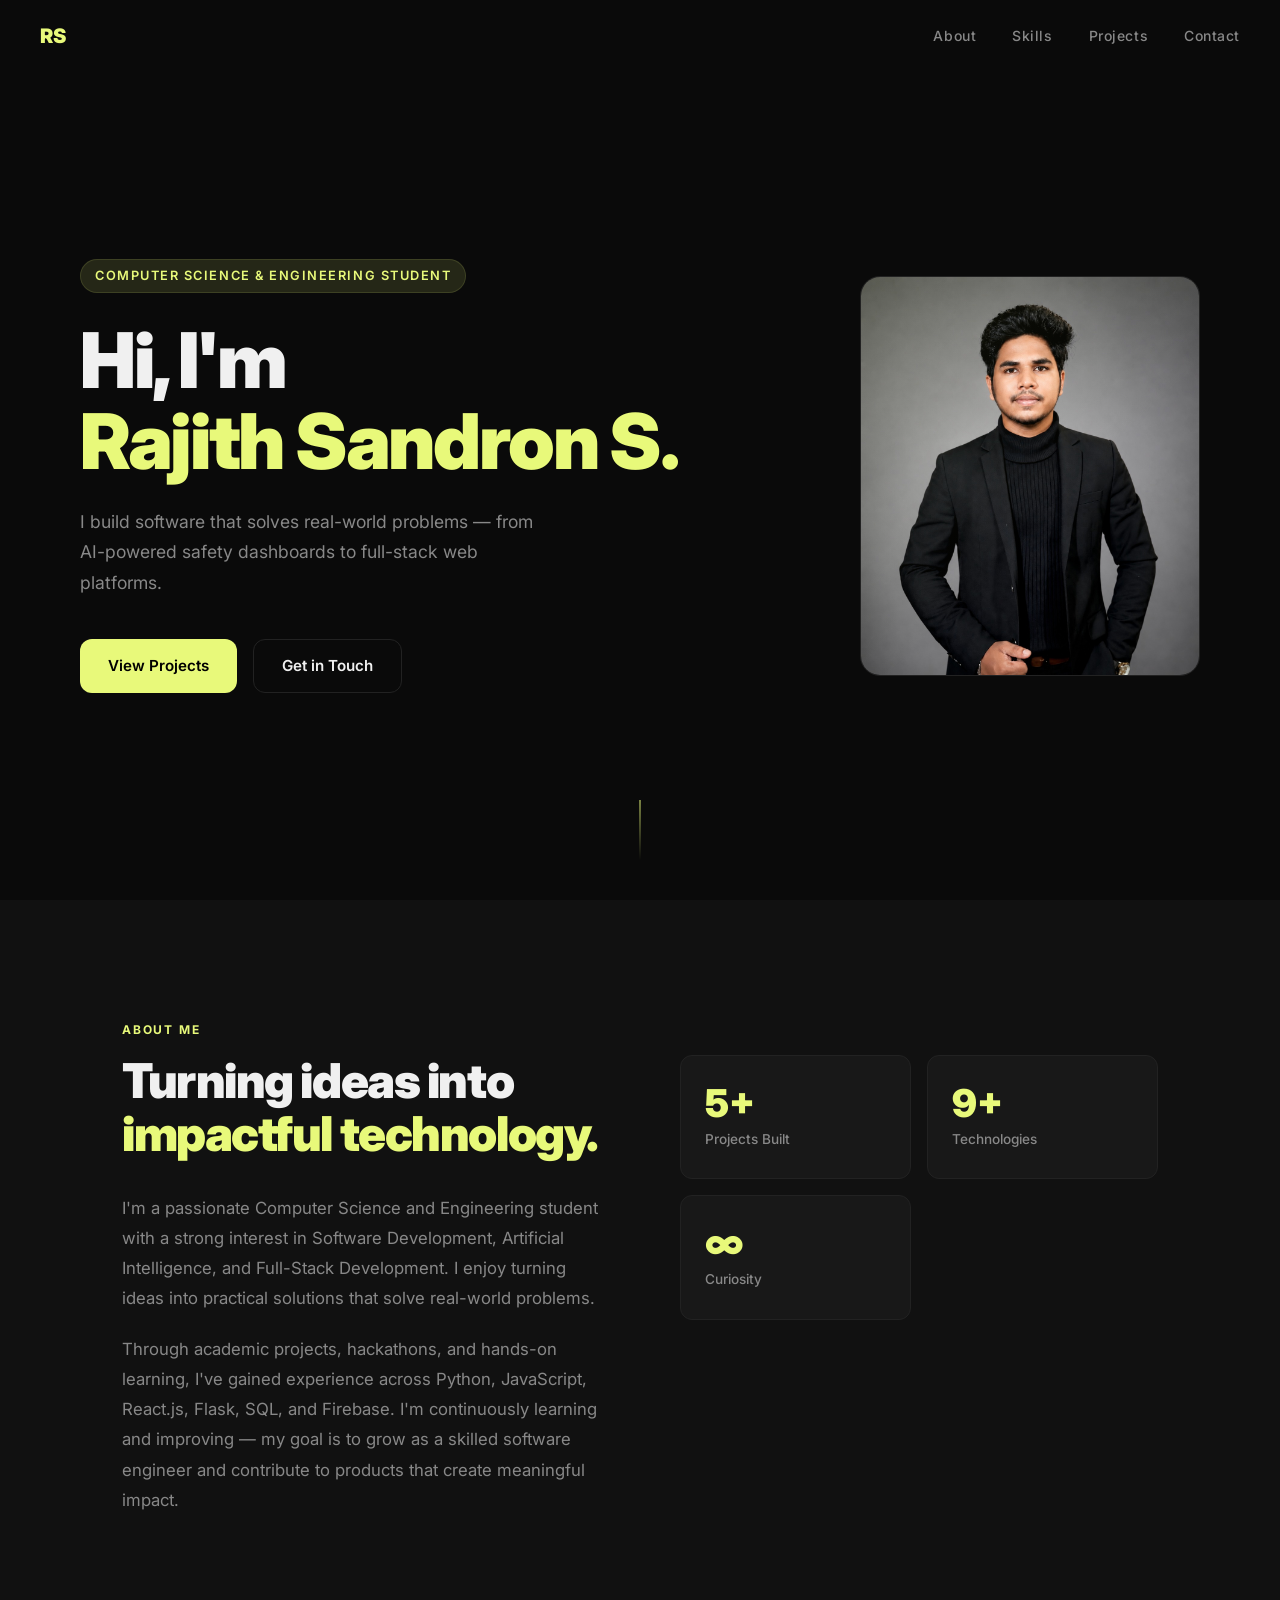
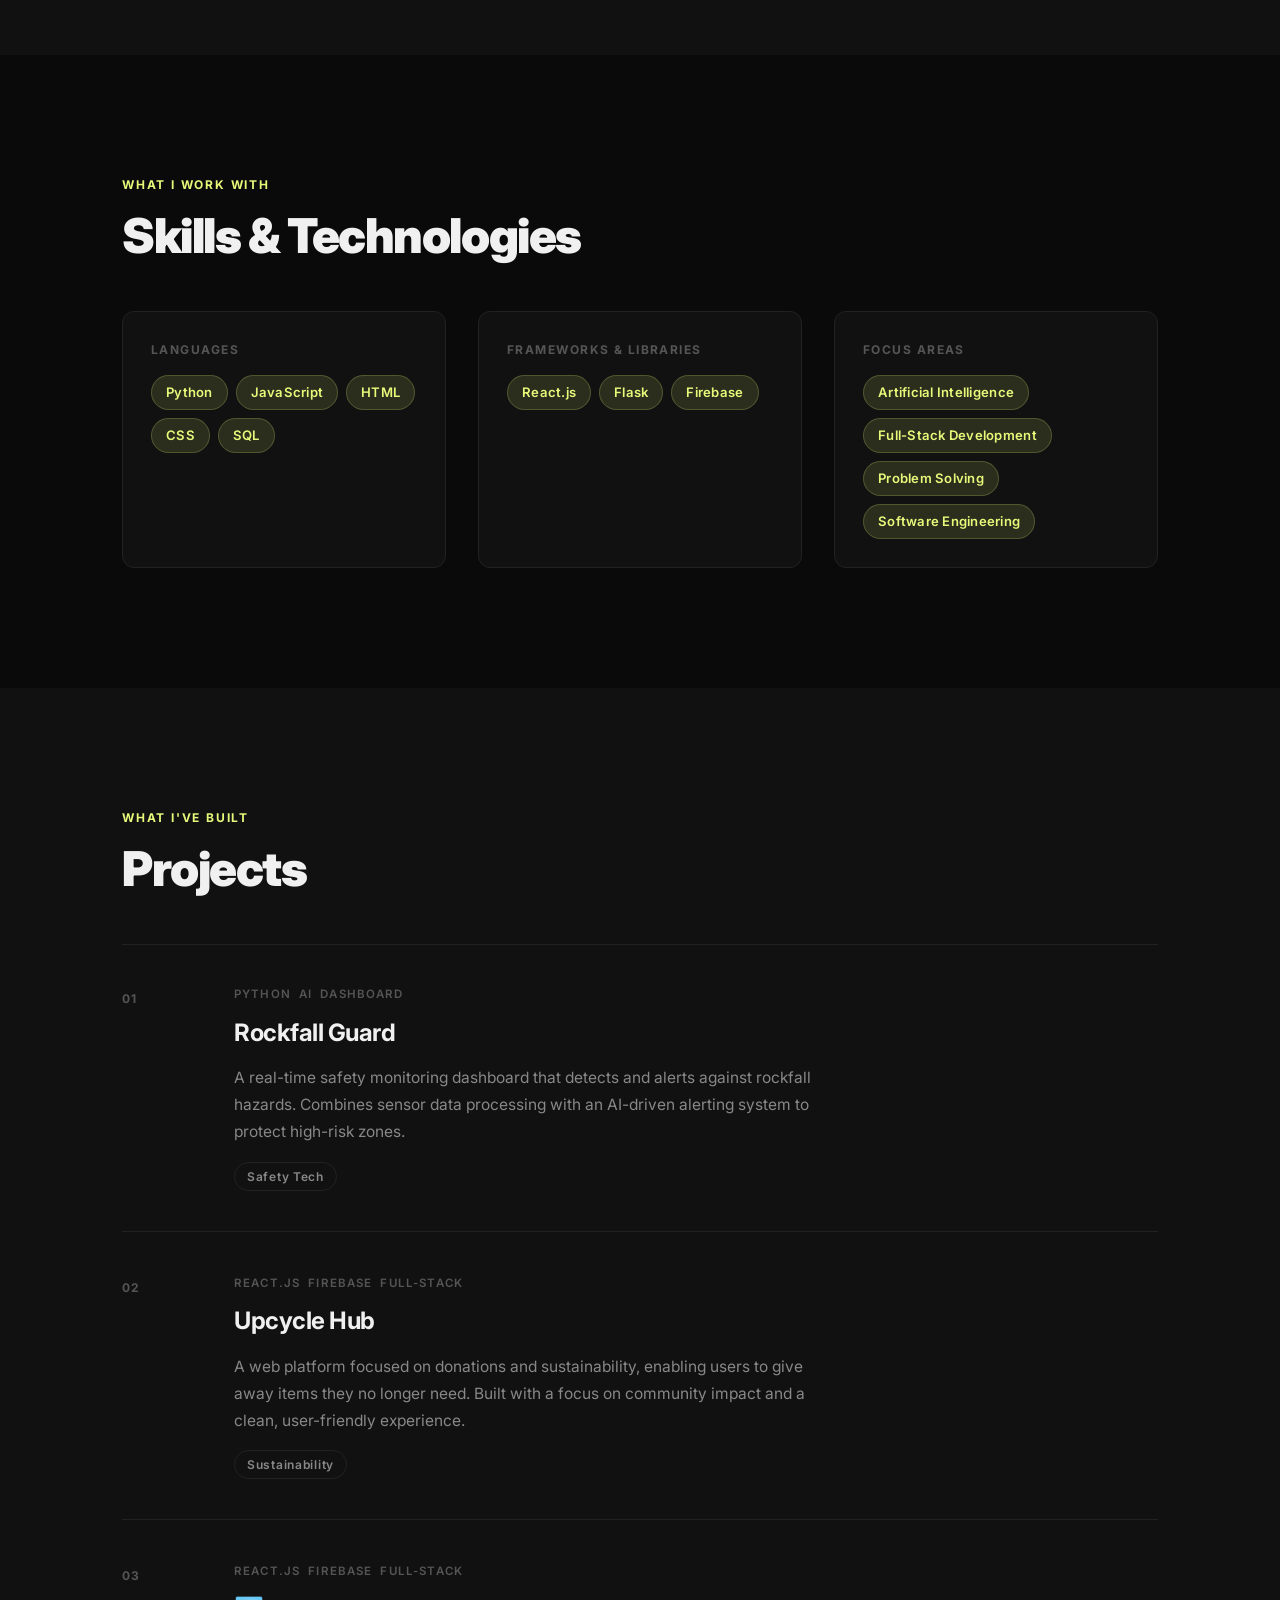
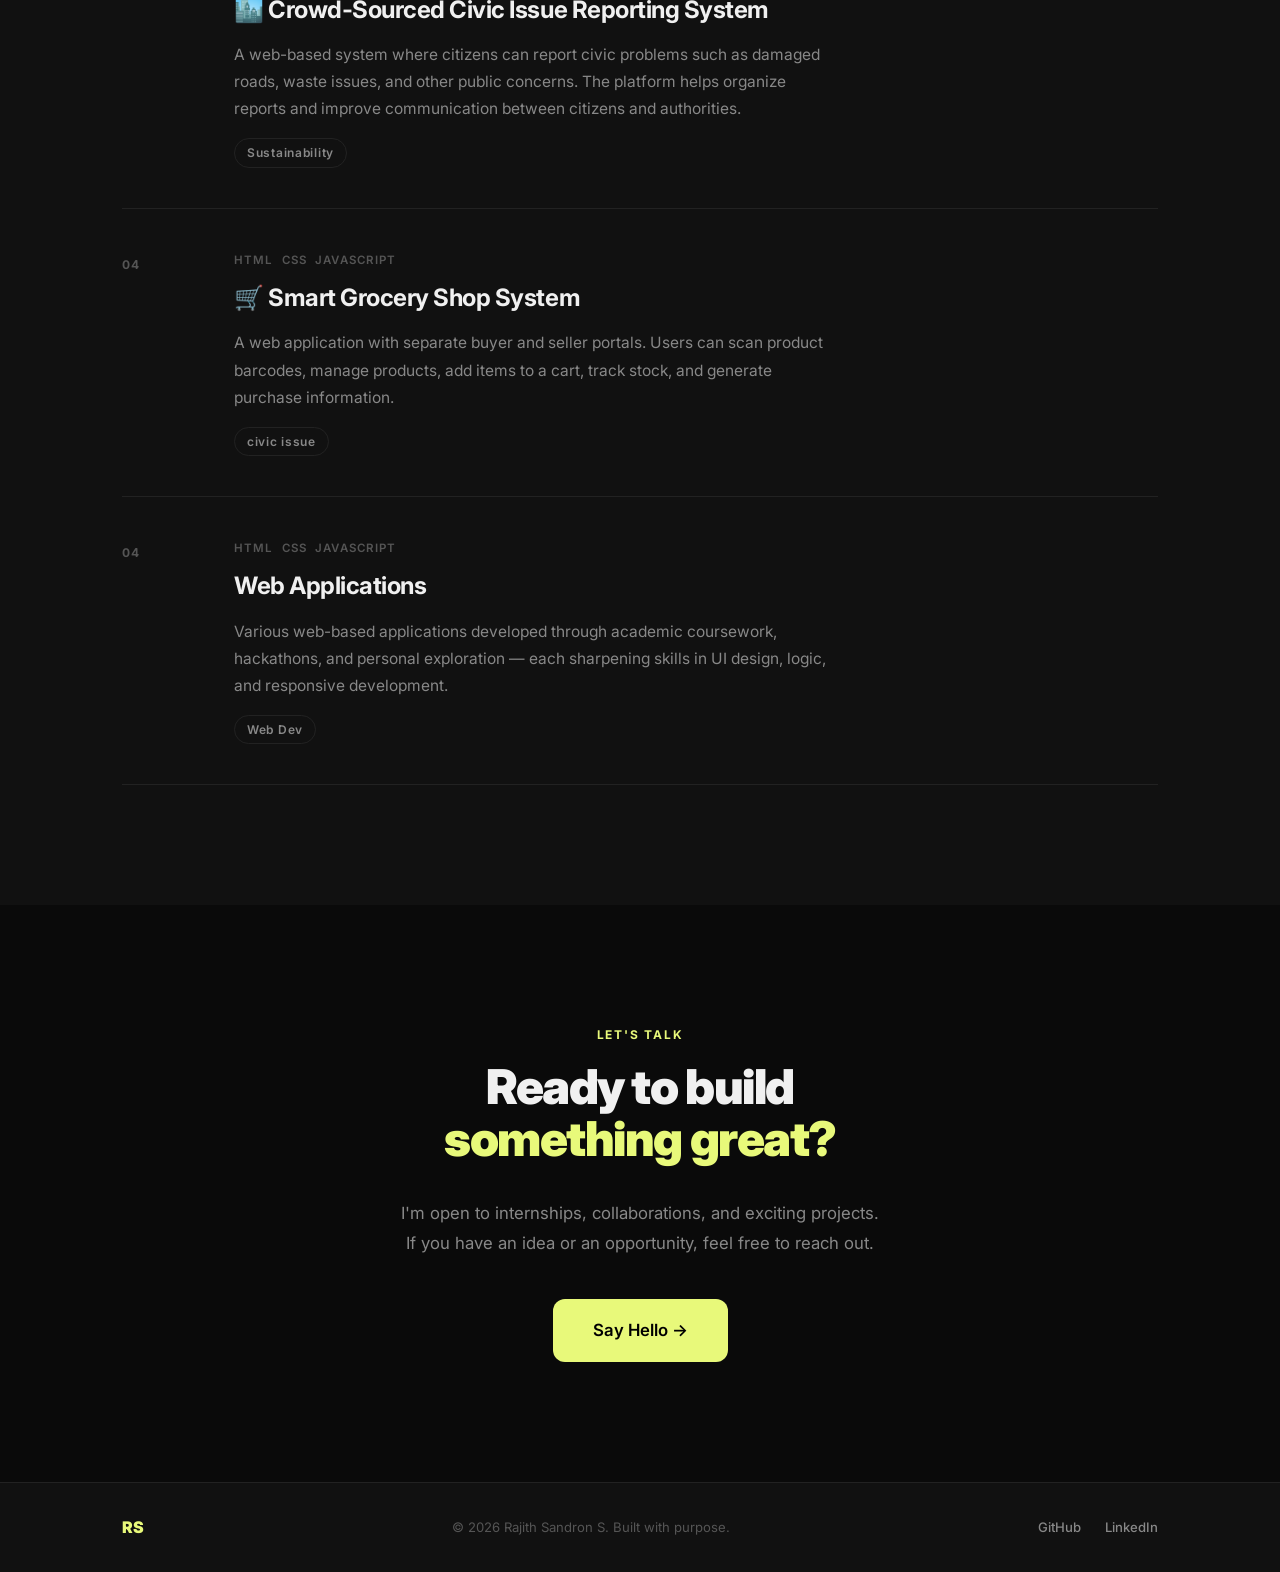
<file: index.html>
<!DOCTYPE html>
<html lang="en">
<head>
    <meta charset="UTF-8">
    <meta name="viewport" content="width=device-width, initial-scale=1.0">
    <title>Rajith Sandron S — Software Engineer</title>
    <link rel="stylesheet" href="style.css">
    <link rel="preconnect" href="https://fonts.googleapis.com">
    <link rel="preconnect" href="https://fonts.gstatic.com" crossorigin>
    <link href="https://fonts.googleapis.com/css2?family=Inter:wght@300;400;500;600;700;900&display=swap" rel="stylesheet">
</head>
<body>

    <!-- ── NAVIGATION ── -->
    <nav id="navbar">
        <a href="#home" class="nav-logo">RS</a>
        <ul class="nav-links">
            <li><a href="#about">About</a></li>
            <li><a href="#skills">Skills</a></li>
            <li><a href="#projects">Projects</a></li>
            <li><a href="#contact">Contact</a></li>
        </ul>
        <button class="menu-toggle" aria-label="Toggle menu" aria-expanded="false">
            <span></span><span></span><span></span>
        </button>
    </nav>

    <!-- ── HERO ── -->
    <section id="home" class="hero">
        <div class="hero-content">
            <span class="hero-tag reveal">Computer Science &amp; Engineering Student</span>
            <h1 class="hero-title reveal">
                Hi, I'm<br>
                <span class="accent">Rajith Sandron S.</span>
            </h1>
            <p class="hero-sub reveal">
                I build software that solves real-world problems —
                from AI-powered safety dashboards to full-stack web platforms.
            </p>
            <div class="hero-actions reveal">
                <a href="#projects" class="btn btn-primary">View Projects</a>
                <a href="#contact" class="btn btn-outline">Get in Touch</a>
            </div>
        </div>
        <div class="hero-image reveal">
            <div class="photo-frame">
                <img src="image/profile.jpeg.jpeg" alt="Rajith Sandron S">
            </div>
        </div>
        <a href="#about" class="scroll-hint" aria-label="Scroll down">
            <span class="scroll-line"></span>
        </a>
    </section>

    <!-- ── ABOUT ── -->
    <section id="about" class="section about">
        <div class="container">
            <div class="section-label reveal">About Me</div>
            <div class="about-grid">
                <div class="about-text">
                    <h2 class="section-title reveal">
                        Turning ideas into<br><span class="accent">impactful technology.</span>
                    </h2>
                    <p class="reveal">
                        I'm a passionate Computer Science and Engineering student with a strong interest in
                        Software Development, Artificial Intelligence, and Full-Stack Development.
                        I enjoy turning ideas into practical solutions that solve real-world problems.
                    </p>
                    <p class="reveal">
                        Through academic projects, hackathons, and hands-on learning, I've gained experience
                        across Python, JavaScript, React.js, Flask, SQL, and Firebase. I'm continuously
                        learning and improving — my goal is to grow as a skilled software engineer and
                        contribute to products that create meaningful impact.
                    </p>
                </div>
                <div class="about-stats reveal">
                    <div class="stat-card">
                        <span class="stat-num">5+</span>
                        <span class="stat-label">Projects Built</span>
                    </div>
                    <div class="stat-card">
                        <span class="stat-num">9+</span>
                        <span class="stat-label">Technologies</span>
                    </div>
                    <div class="stat-card">
                        <span class="stat-num">∞</span>
                        <span class="stat-label">Curiosity</span>
                    </div>
                </div>
            </div>
        </div>
    </section>

    <!-- ── SKILLS ── -->
    <section id="skills" class="section skills">
        <div class="container">
            <div class="section-label reveal">What I Work With</div>
            <h2 class="section-title reveal">Skills &amp; Technologies</h2>
            <div class="skills-grid reveal">
                <div class="skill-group">
                    <h3>Languages</h3>
                    <div class="skill-tags">
                        <span class="tag">Python</span>
                        <span class="tag">JavaScript</span>
                        <span class="tag">HTML</span>
                        <span class="tag">CSS</span>
                        <span class="tag">SQL</span>
                    </div>
                </div>
                <div class="skill-group">
                    <h3>Frameworks &amp; Libraries</h3>
                    <div class="skill-tags">
                        <span class="tag">React.js</span>
                        <span class="tag">Flask</span>
                        <span class="tag">Firebase</span>
                    </div>
                </div>
                <div class="skill-group">
                    <h3>Focus Areas</h3>
                    <div class="skill-tags">
                        <span class="tag">Artificial Intelligence</span>
                        <span class="tag">Full-Stack Development</span>
                        <span class="tag">Problem Solving</span>
                        <span class="tag">Software Engineering</span>
                    </div>
                </div>
            </div>
        </div>
    </section>

    <!-- ── PROJECTS ── -->
    <section id="projects" class="section projects">
        <div class="container">
            <div class="section-label reveal">What I've Built</div>
            <h2 class="section-title reveal">Projects</h2>
            <div class="projects-grid">

                <article class="project-card reveal">
                    <div class="project-number">01</div>
                    <div class="project-content">
                        <div class="project-tags">
                            <span>Python</span><span>AI</span><span>Dashboard</span>
                        </div>
                        <h3>Rockfall Guard</h3>
                        <p>
                            A real-time safety monitoring dashboard that detects and alerts against
                            rockfall hazards. Combines sensor data processing with an AI-driven
                            alerting system to protect high-risk zones.
                        </p>
                        <div class="project-footer">
                            <span class="project-badge">Safety Tech</span>
                        </div>
                    </div>
                </article>

                <article class="project-card reveal">
                    <div class="project-number">02</div>
                    <div class="project-content">
                        <div class="project-tags">
                            <span>React.js</span><span>Firebase</span><span>Full-Stack</span>
                        </div>
                        <h3>Upcycle Hub</h3>
                        <p>
                            A web platform focused on donations and sustainability, enabling users to
                            give away items they no longer need. Built with a focus on community
                            impact and a clean, user-friendly experience.
                        </p>
                        <div class="project-footer">
                            <span class="project-badge">Sustainability</span>
                        </div>
                    </div>
                </article>

            
                <article class="project-card reveal">
                    <div class="project-number">03</div>
                    <div class="project-content">
                        <div class="project-tags">
                            <span>React.js</span><span>Firebase</span><span>Full-Stack</span>
                        </div>
                        <h3>🏙️ Crowd-Sourced Civic Issue Reporting System</h3>
                        <p>
                            A web-based system where citizens can report civic problems such as damaged roads, waste issues, and other public concerns. The platform helps organize reports and improve communication between citizens and authorities.
                        </p>
                        <div class="project-footer">
                            <span class="project-badge">Sustainability</span>
                        </div>
                    </div>
                </article>

                 <article class="project-card reveal">
                    <div class="project-number">04</div>
                    <div class="project-content">
                        <div class="project-tags">
                            <span>HTML</span><span>CSS</span><span>JavaScript</span>
                        </div>
                        <h3>🛒 Smart Grocery Shop System</h3>
                        <p>
                            A web application with separate buyer and seller portals. Users can scan product barcodes, manage products, add items to a cart, track stock, and generate purchase information.
                        </p>
                        <div class="project-footer">
                            <span class="project-badge">civic issue</span>
                        </div>
                    </div>
                </article>

                <article class="project-card reveal">
                    <div class="project-number">04</div>
                    <div class="project-content">
                        <div class="project-tags">
                            <span>HTML</span><span>CSS</span><span>JavaScript</span>
                        </div>
                        <h3>Web Applications</h3>
                        <p>
                            Various web-based applications developed through academic coursework,
                            hackathons, and personal exploration — each sharpening skills in
                            UI design, logic, and responsive development.
                        </p>
                        <div class="project-footer">
                            <span class="project-badge">Web Dev</span>
                        </div>
                    </div>
                </article>

            </div>
        </div>
    </section>

    <!-- ── CONTACT ── -->
    <section id="contact" class="section contact">
        <div class="container contact-inner">
            <div class="section-label reveal">Let's Talk</div>
            <h2 class="section-title reveal">
                Ready to build<br><span class="accent">something great?</span>
            </h2>
            <p class="reveal">
                I'm open to internships, collaborations, and exciting projects.
                If you have an idea or an opportunity, feel free to reach out.
            </p>
            <a href="mailto:youremail@example.com" class="btn btn-primary btn-large reveal">
                Say Hello →
            </a>
        </div>
    </section>

    <!-- ── FOOTER ── -->
    <footer>
        <div class="container footer-inner">
            <span class="footer-logo">RS</span>
            <span class="footer-copy">© 2026 Rajith Sandron S. Built with purpose.</span>
            <div class="footer-links">
                <a href="https://github.com/" target="_blank" rel="noopener">GitHub</a>
                <a href="https://linkedin.com/" target="_blank" rel="noopener">LinkedIn</a>
            </div>
        </div>
    </footer>

    <script src="script.js"></script>
</body>
</html>
</file>
<file: style.css>
/* ── RESET & BASE ── */
*, *::before, *::after {
    margin: 0;
    padding: 0;
    box-sizing: border-box;
}

:root {
    --bg: #0a0a0a;
    --bg-2: #111111;
    --bg-3: #181818;
    --accent: #e8f97a;
    --accent-dim: rgba(232, 249, 122, 0.12);
    --text: #f0f0f0;
    --text-muted: #888;
    --text-faint: #555;
    --border: #222;
    --radius: 12px;
    --nav-h: 72px;
    --transition: 0.4s cubic-bezier(0.25, 0.46, 0.45, 0.94);
}

html {
    scroll-behavior: smooth;
    font-size: 16px;
}

body {
    font-family: 'Inter', -apple-system, BlinkMacSystemFont, sans-serif;
    background: var(--bg);
    color: var(--text);
    line-height: 1.6;
    overflow-x: hidden;
}

::selection {
    background: var(--accent);
    color: #000;
}

/* ── SCROLLBAR ── */
::-webkit-scrollbar { width: 6px; }
::-webkit-scrollbar-track { background: var(--bg); }
::-webkit-scrollbar-thumb { background: var(--border); border-radius: 3px; }
::-webkit-scrollbar-thumb:hover { background: var(--text-faint); }

/* ── CONTAINER ── */
.container {
    width: 100%;
    max-width: 1100px;
    margin: 0 auto;
    padding: 0 32px;
}

/* ── NAVIGATION ── */
#navbar {
    position: fixed;
    top: 0;
    left: 0;
    width: 100%;
    height: var(--nav-h);
    display: flex;
    align-items: center;
    justify-content: space-between;
    padding: 0 40px;
    z-index: 1000;
    transition: background var(--transition), border-color var(--transition);
}

#navbar.scrolled {
    background: rgba(10, 10, 10, 0.9);
    backdrop-filter: blur(16px);
    border-bottom: 1px solid var(--border);
}

.nav-logo {
    font-size: 1.25rem;
    font-weight: 900;
    color: var(--accent);
    text-decoration: none;
    letter-spacing: -0.02em;
}

.nav-links {
    display: flex;
    gap: 36px;
    list-style: none;
}

.nav-links a {
    text-decoration: none;
    color: var(--text-muted);
    font-size: 0.875rem;
    font-weight: 500;
    letter-spacing: 0.04em;
    transition: color var(--transition);
}

.nav-links a:hover {
    color: var(--text);
}

/* Hamburger */
.menu-toggle {
    display: none;
    flex-direction: column;
    gap: 5px;
    background: none;
    border: none;
    cursor: pointer;
    padding: 4px;
}

.menu-toggle span {
    display: block;
    width: 24px;
    height: 2px;
    background: var(--text);
    border-radius: 2px;
    transition: var(--transition);
}

.menu-toggle.active span:nth-child(1) { transform: translateY(7px) rotate(45deg); }
.menu-toggle.active span:nth-child(2) { opacity: 0; }
.menu-toggle.active span:nth-child(3) { transform: translateY(-7px) rotate(-45deg); }

/* ── REVEAL ANIMATION ── */
.reveal {
    opacity: 0;
    transform: translateY(28px);
    transition: opacity 0.7s ease, transform 0.7s ease;
}

.reveal.visible {
    opacity: 1;
    transform: translateY(0);
}

/* stagger children */
.reveal:nth-child(2) { transition-delay: 0.1s; }
.reveal:nth-child(3) { transition-delay: 0.2s; }
.reveal:nth-child(4) { transition-delay: 0.3s; }

/* ── HERO ── */
.hero {
    min-height: 100vh;
    display: flex;
    align-items: center;
    justify-content: space-between;
    gap: 48px;
    padding: calc(var(--nav-h) + 60px) 80px 80px;
    position: relative;
}

.hero-content {
    flex: 1;
    max-width: 600px;
}

.hero-tag {
    display: inline-block;
    font-size: 0.8rem;
    font-weight: 600;
    letter-spacing: 0.12em;
    text-transform: uppercase;
    color: var(--accent);
    border: 1px solid var(--accent-dim);
    background: var(--accent-dim);
    padding: 6px 14px;
    border-radius: 100px;
    margin-bottom: 28px;
}

.hero-title {
    font-size: clamp(2.8rem, 6vw, 5rem);
    font-weight: 900;
    line-height: 1.05;
    letter-spacing: -0.03em;
    color: var(--text);
    margin-bottom: 24px;
}

.accent {
    color: var(--accent);
}

.hero-sub {
    font-size: 1.1rem;
    color: var(--text-muted);
    line-height: 1.75;
    max-width: 460px;
    margin-bottom: 40px;
}

.hero-actions {
    display: flex;
    gap: 16px;
    flex-wrap: wrap;
}

/* ── BUTTONS ── */
.btn {
    display: inline-flex;
    align-items: center;
    gap: 8px;
    padding: 14px 28px;
    border-radius: var(--radius);
    font-size: 0.95rem;
    font-weight: 600;
    text-decoration: none;
    transition: all var(--transition);
    cursor: pointer;
    border: none;
    white-space: nowrap;
}

.btn-primary {
    background: var(--accent);
    color: #000;
}

.btn-primary:hover {
    background: #d4e860;
    transform: translateY(-2px);
    box-shadow: 0 8px 24px rgba(232, 249, 122, 0.25);
}

.btn-outline {
    background: transparent;
    color: var(--text);
    border: 1px solid var(--border);
}

.btn-outline:hover {
    border-color: var(--text-muted);
    transform: translateY(-2px);
}

.btn-large {
    padding: 18px 40px;
    font-size: 1.05rem;
}

/* Hero photo */
.hero-image {
    flex-shrink: 0;
}

.photo-frame {
    width: 340px;
    height: 400px;
    border-radius: 20px;
    overflow: hidden;
    border: 1px solid var(--border);
    position: relative;
}

.photo-frame::before {
    content: '';
    position: absolute;
    inset: 0;
    background: linear-gradient(135deg, rgba(232,249,122,0.08) 0%, transparent 60%);
    z-index: 1;
    pointer-events: none;
}

.photo-frame img {
    width: 100%;
    height: 100%;
    object-fit: cover;
    object-position: center top;
    display: block;
}

/* Scroll hint */
.scroll-hint {
    position: absolute;
    bottom: 40px;
    left: 50%;
    transform: translateX(-50%);
    display: flex;
    flex-direction: column;
    align-items: center;
}

.scroll-line {
    display: block;
    width: 1px;
    height: 60px;
    background: linear-gradient(to bottom, var(--accent), transparent);
    animation: scrollPulse 2s ease-in-out infinite;
}

@keyframes scrollPulse {
    0%, 100% { opacity: 0.4; transform: scaleY(1); }
    50% { opacity: 1; transform: scaleY(1.2); }
}

/* ── SECTIONS ── */
.section {
    padding: 120px 0;
}

.section-label {
    font-size: 0.75rem;
    font-weight: 700;
    letter-spacing: 0.15em;
    text-transform: uppercase;
    color: var(--accent);
    margin-bottom: 16px;
}

.section-title {
    font-size: clamp(2rem, 4vw, 3rem);
    font-weight: 900;
    letter-spacing: -0.03em;
    line-height: 1.1;
    margin-bottom: 32px;
}

/* ── ABOUT ── */
.about {
    background: var(--bg-2);
}

.about-grid {
    display: grid;
    grid-template-columns: 1fr 1fr;
    gap: 80px;
    align-items: start;
    margin-top: 16px;
}

.about-text p {
    color: var(--text-muted);
    font-size: 1.05rem;
    line-height: 1.8;
    margin-bottom: 20px;
    max-width: 500px;
}

.about-stats {
    display: grid;
    grid-template-columns: 1fr 1fr;
    gap: 16px;
}

.stat-card {
    background: var(--bg-3);
    border: 1px solid var(--border);
    border-radius: var(--radius);
    padding: 28px 24px;
    display: flex;
    flex-direction: column;
    gap: 6px;
    transition: border-color var(--transition), transform var(--transition);
}

.stat-card:hover {
    border-color: var(--accent);
    transform: translateY(-4px);
}

.stat-num {
    font-size: 2.4rem;
    font-weight: 900;
    color: var(--accent);
    line-height: 1;
}

.stat-label {
    font-size: 0.85rem;
    color: var(--text-muted);
    font-weight: 500;
}

/* ── SKILLS ── */
.skills {
    background: var(--bg);
}

.skills-grid {
    margin-top: 48px;
    display: grid;
    grid-template-columns: repeat(3, 1fr);
    gap: 32px;
}

.skill-group {
    background: var(--bg-2);
    border: 1px solid var(--border);
    border-radius: var(--radius);
    padding: 28px;
    transition: border-color var(--transition);
}

.skill-group:hover {
    border-color: var(--accent);
}

.skill-group h3 {
    font-size: 0.75rem;
    font-weight: 700;
    letter-spacing: 0.12em;
    text-transform: uppercase;
    color: var(--text-faint);
    margin-bottom: 16px;
}

.skill-tags {
    display: flex;
    flex-wrap: wrap;
    gap: 8px;
}

.tag {
    display: inline-block;
    padding: 6px 14px;
    background: var(--accent-dim);
    color: var(--accent);
    border: 1px solid rgba(232, 249, 122, 0.2);
    border-radius: 100px;
    font-size: 0.82rem;
    font-weight: 600;
    letter-spacing: 0.02em;
    transition: background var(--transition), transform var(--transition);
}

.tag:hover {
    background: rgba(232, 249, 122, 0.2);
    transform: translateY(-2px);
}

/* ── PROJECTS ── */
.projects {
    background: var(--bg-2);
}

.projects-grid {
    margin-top: 48px;
    display: grid;
    grid-template-columns: 1fr;
    gap: 2px;
}

.project-card {
    display: grid;
    grid-template-columns: 80px 1fr;
    gap: 32px;
    padding: 40px 0;
    border-bottom: 1px solid var(--border);
    transition: background var(--transition);
    cursor: default;
}

.project-card:first-child {
    border-top: 1px solid var(--border);
}

.project-card:hover {
    background: var(--bg-3);
    padding-left: 16px;
    padding-right: 16px;
    margin-left: -16px;
    margin-right: -16px;
    border-radius: var(--radius);
    border-color: transparent;
}

.project-number {
    font-size: 0.75rem;
    font-weight: 700;
    color: var(--text-faint);
    letter-spacing: 0.08em;
    padding-top: 4px;
}

.project-content h3 {
    font-size: 1.5rem;
    font-weight: 700;
    letter-spacing: -0.02em;
    color: var(--text);
    margin: 10px 0 12px;
    transition: color var(--transition);
}

.project-card:hover .project-content h3 {
    color: var(--accent);
}

.project-tags {
    display: flex;
    gap: 8px;
    flex-wrap: wrap;
    margin-bottom: 4px;
}

.project-tags span {
    font-size: 0.72rem;
    font-weight: 600;
    letter-spacing: 0.1em;
    text-transform: uppercase;
    color: var(--text-faint);
}

.project-content p {
    color: var(--text-muted);
    font-size: 0.97rem;
    line-height: 1.75;
    max-width: 600px;
}

.project-footer {
    margin-top: 16px;
}

.project-badge {
    display: inline-block;
    padding: 4px 12px;
    border: 1px solid var(--border);
    border-radius: 100px;
    font-size: 0.75rem;
    font-weight: 600;
    color: var(--text-muted);
    letter-spacing: 0.06em;
}

/* ── CONTACT ── */
.contact {
    background: var(--bg);
}

.contact-inner {
    text-align: center;
}

.contact-inner .section-label,
.contact-inner .section-title,
.contact-inner p {
    margin-left: auto;
    margin-right: auto;
}

.contact-inner p {
    color: var(--text-muted);
    font-size: 1.05rem;
    max-width: 480px;
    margin-bottom: 40px;
    line-height: 1.8;
}

/* ── FOOTER ── */
footer {
    background: var(--bg-2);
    border-top: 1px solid var(--border);
    padding: 32px 0;
}

.footer-inner {
    display: flex;
    align-items: center;
    justify-content: space-between;
    flex-wrap: wrap;
    gap: 16px;
}

.footer-logo {
    font-size: 1rem;
    font-weight: 900;
    color: var(--accent);
}

.footer-copy {
    font-size: 0.82rem;
    color: var(--text-faint);
}

.footer-links {
    display: flex;
    gap: 24px;
}

.footer-links a {
    font-size: 0.82rem;
    color: var(--text-muted);
    text-decoration: none;
    font-weight: 500;
    transition: color var(--transition);
}

.footer-links a:hover {
    color: var(--text);
}

/* ── RESPONSIVE ── */
@media (max-width: 1024px) {
    .hero {
        padding: calc(var(--nav-h) + 40px) 40px 80px;
    }

    .photo-frame {
        width: 280px;
        height: 340px;
    }

    .about-grid {
        gap: 48px;
    }

    .skills-grid {
        grid-template-columns: 1fr 1fr;
    }
}

@media (max-width: 768px) {
    #navbar {
        padding: 0 24px;
    }

    .nav-links {
        display: none;
        position: fixed;
        top: var(--nav-h);
        left: 0;
        width: 100%;
        background: var(--bg-2);
        border-bottom: 1px solid var(--border);
        flex-direction: column;
        padding: 24px;
        gap: 20px;
    }

    .nav-links.open {
        display: flex;
    }

    .menu-toggle {
        display: flex;
    }

    .hero {
        flex-direction: column-reverse;
        padding: calc(var(--nav-h) + 40px) 24px 60px;
        text-align: center;
        gap: 32px;
    }

    .hero-content {
        max-width: 100%;
    }

    .hero-sub {
        max-width: 100%;
    }

    .hero-actions {
        justify-content: center;
    }

    .photo-frame {
        width: 220px;
        height: 260px;
    }

    .about-grid {
        grid-template-columns: 1fr;
        gap: 40px;
    }

    .about-stats {
        grid-template-columns: repeat(3, 1fr);
    }

    .skills-grid {
        grid-template-columns: 1fr;
    }

    .project-card {
        grid-template-columns: 1fr;
        gap: 8px;
    }

    .project-number {
        display: none;
    }

    .container {
        padding: 0 20px;
    }

    .section {
        padding: 80px 0;
    }
}

@media (max-width: 480px) {
    .hero-title {
        font-size: 2.4rem;
    }

    .about-stats {
        grid-template-columns: 1fr 1fr;
    }

    .footer-inner {
        flex-direction: column;
        text-align: center;
    }
}
</file>
